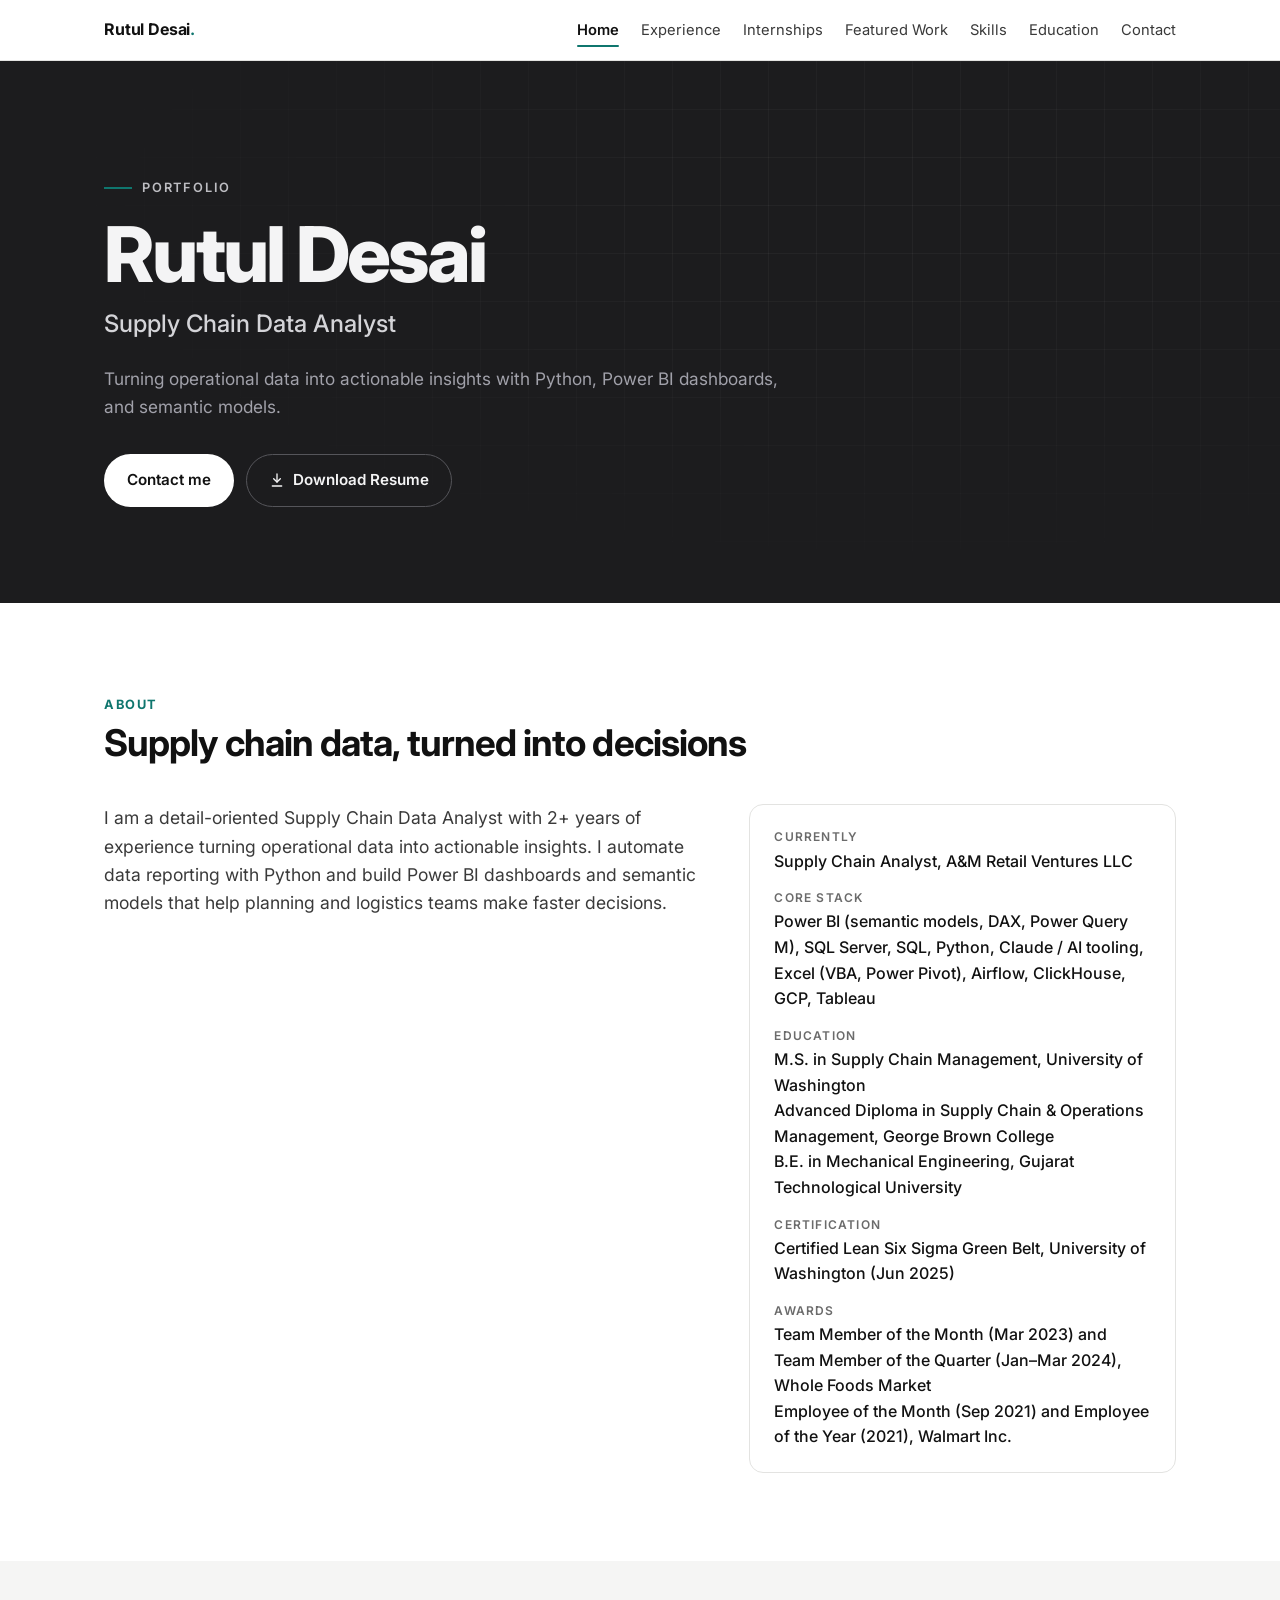
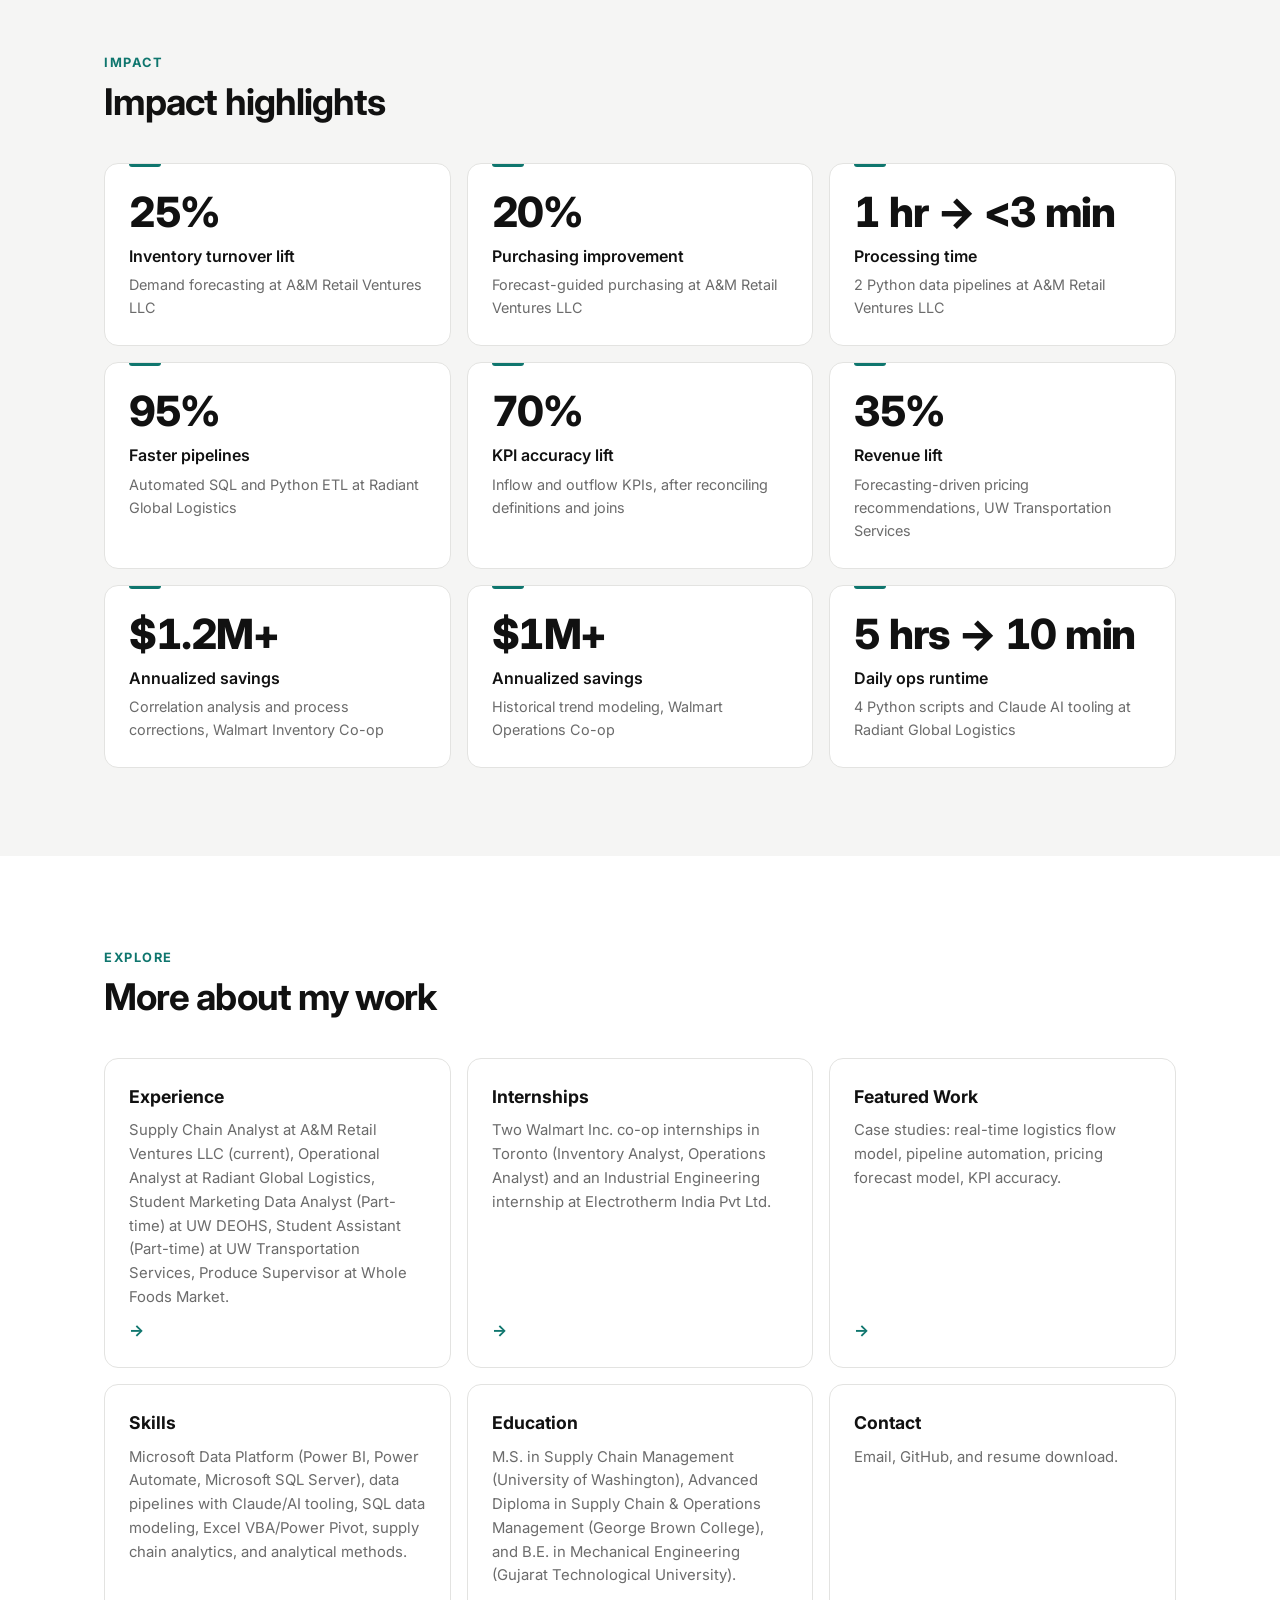
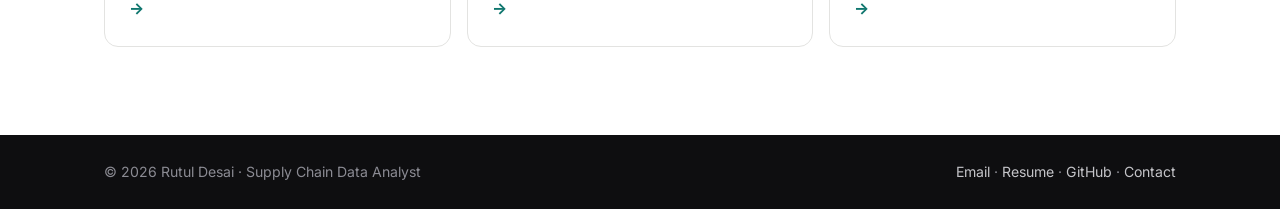
<file: index.html>
<!DOCTYPE html>
<html lang="en" class="no-js">
<head>
<meta charset="utf-8">
<meta name="viewport" content="width=device-width, initial-scale=1">
<title>Rutul Desai · Supply Chain Data Analyst</title>
<meta name="description" content="Rutul Desai, Supply Chain Data Analyst: automated data reporting with Python, plus Power BI dashboards and semantic models.">
<meta name="theme-color" content="#1c1c1e">
<script>document.documentElement.classList.remove('no-js');document.documentElement.classList.add('js');</script>
<link rel="preconnect" href="https://fonts.googleapis.com">
<link rel="preconnect" href="https://fonts.gstatic.com" crossorigin>
<link href="https://fonts.googleapis.com/css2?family=Inter:wght@400;500;600;700;800&display=swap" rel="stylesheet">
<link rel="stylesheet" href="styles.css">
</head>
<body>
<a class="skip" href="#main">Skip to content</a>
<header class="nav">
  <div class="container">
    <a class="brand" href="index.html">Rutul Desai<span>.</span></a>
    <button class="nav-toggle" type="button" aria-expanded="false" aria-controls="site-menu" aria-label="Open menu">
      <span class="bar" aria-hidden="true"></span><span class="bar" aria-hidden="true"></span><span class="bar" aria-hidden="true"></span>
    </button>
    <nav aria-label="Primary">
      <ul id="site-menu">
        <li><a href="index.html" aria-current="page" class="active">Home</a></li>
        <li><a href="experience.html">Experience</a></li>
        <li><a href="internships.html">Internships</a></li>
        <li><a href="projects.html">Featured Work</a></li>
        <li><a href="skills.html">Skills</a></li>
        <li><a href="education.html">Education</a></li>
        <li><a href="contact.html">Contact</a></li>
      </ul>
    </nav>
  </div>
</header>
<main id="main">
<section class="hero" aria-labelledby="hero-name">
  <div class="container">
    <!-- PLACEHOLDER: add a professional headshot here if desired, e.g.
         <img src="photo.jpg" alt="Portrait of Rutul Desai" width="160" height="160"> -->
    <span class="eyebrow">Portfolio</span>
    <h1 id="hero-name">Rutul Desai</h1>
    <p class="title">Supply Chain Data Analyst</p>
    <p class="value">Turning operational data into actionable insights with Python, Power BI dashboards, and semantic models.</p>
    <div class="btns">
      <a class="btn btn-primary" href="contact.html">Contact me</a>
      <a class="btn btn-ghost" href="resume.pdf" download="Rutul_Desai_Resume.pdf"><svg viewBox="0 0 24 24" fill="none" stroke="currentColor" stroke-width="2" stroke-linecap="round" stroke-linejoin="round" aria-hidden="true"><path d="M12 3v12"/><path d="m7 10 5 5 5-5"/><path d="M5 21h14"/></svg> Download Resume</a>
    </div>
  </div>
</section>

<section aria-labelledby="about-h">
  <div class="container">
    <div class="sec-head"><span class="num">About</span><h2 id="about-h">Supply chain data, turned into decisions</h2></div>
    <div class="about">
      <div>
        <p>I am a detail-oriented Supply Chain Data Analyst with 2+ years of experience turning operational data into actionable insights. I automate data reporting with Python and build Power BI dashboards and semantic models that help planning and logistics teams make faster decisions.</p>
      </div>
      <aside class="facts" aria-label="Quick facts">
        <dl>
          <div><dt>Currently</dt><dd>Supply Chain Analyst, A&amp;M Retail Ventures LLC</dd></div>
          <div><dt>Core stack</dt><dd>Power BI (semantic models, DAX, Power Query M), SQL Server, SQL, Python, Claude / AI tooling, Excel (VBA, Power Pivot), Airflow, ClickHouse, GCP, Tableau</dd></div>
          <div><dt>Education</dt><dd>M.S. in Supply Chain Management, University of Washington<br>Advanced Diploma in Supply Chain &amp; Operations Management, George Brown College<br>B.E. in Mechanical Engineering, Gujarat Technological University</dd></div>
          <div><dt>Certification</dt><dd>Certified Lean Six Sigma Green Belt, University of Washington (Jun 2025)</dd></div>
          <div><dt>Awards</dt><dd>Team Member of the Month (Mar 2023) and Team Member of the Quarter (Jan–Mar 2024), Whole Foods Market<br>Employee of the Month (Sep 2021) and Employee of the Year (2021), Walmart Inc.</dd></div>
        </dl>
      </aside>
    </div>
  </div>
</section>

<section class="alt" aria-labelledby="impact-h">
  <div class="container">
    <div class="sec-head"><span class="num">Impact</span><h2 id="impact-h">Impact highlights</h2></div>
    <ul class="metrics" role="list" style="list-style:none;margin:0;padding:0">
      <li class="metric"><div class="big">25%</div><div class="lbl">Inventory turnover lift</div><div class="ctx">Demand forecasting at A&amp;M Retail Ventures LLC</div></li>
      <li class="metric"><div class="big">20%</div><div class="lbl">Purchasing improvement</div><div class="ctx">Forecast-guided purchasing at A&amp;M Retail Ventures LLC</div></li>
      <li class="metric"><div class="big">1 hr → &lt;3 min</div><div class="lbl">Processing time</div><div class="ctx">2 Python data pipelines at A&amp;M Retail Ventures LLC</div></li>
      <li class="metric"><div class="big">95%</div><div class="lbl">Faster pipelines</div><div class="ctx">Automated SQL and Python ETL at Radiant Global Logistics</div></li>
      <li class="metric"><div class="big">70%</div><div class="lbl">KPI accuracy lift</div><div class="ctx">Inflow and outflow KPIs, after reconciling definitions and joins</div></li>
      <li class="metric"><div class="big">35%</div><div class="lbl">Revenue lift</div><div class="ctx">Forecasting-driven pricing recommendations, UW Transportation Services</div></li>
      <li class="metric"><div class="big">$1.2M+</div><div class="lbl">Annualized savings</div><div class="ctx">Correlation analysis and process corrections, Walmart Inventory Co-op</div></li>
      <li class="metric"><div class="big">$1M+</div><div class="lbl">Annualized savings</div><div class="ctx">Historical trend modeling, Walmart Operations Co-op</div></li>
      <li class="metric"><div class="big">5 hrs → 10 min</div><div class="lbl">Daily ops runtime</div><div class="ctx">4 Python scripts and Claude AI tooling at Radiant Global Logistics</div></li>
    </ul>
  </div>
</section>

<section aria-labelledby="explore-h">
  <div class="container">
    <div class="sec-head"><span class="num">Explore</span><h2 id="explore-h">More about my work</h2></div>
    <ul class="teasers" role="list">
      <li><a class="teaser" href="experience.html"><span class="t-title">Experience</span><span class="t-desc">Supply Chain Analyst at A&amp;M Retail Ventures LLC (current), Operational Analyst at Radiant Global Logistics, Student Marketing Data Analyst (Part-time) at UW DEOHS, Student Assistant (Part-time) at UW Transportation Services, Produce Supervisor at Whole Foods Market.</span><span class="t-arrow" aria-hidden="true">→</span></a></li>
      <li><a class="teaser" href="internships.html"><span class="t-title">Internships</span><span class="t-desc">Two Walmart Inc. co-op internships in Toronto (Inventory Analyst, Operations Analyst) and an Industrial Engineering internship at Electrotherm India Pvt Ltd.</span><span class="t-arrow" aria-hidden="true">→</span></a></li>
      <li><a class="teaser" href="projects.html"><span class="t-title">Featured Work</span><span class="t-desc">Case studies: real-time logistics flow model, pipeline automation, pricing forecast model, KPI accuracy.</span><span class="t-arrow" aria-hidden="true">→</span></a></li>
      <li><a class="teaser" href="skills.html"><span class="t-title">Skills</span><span class="t-desc">Microsoft Data Platform (Power BI, Power Automate, Microsoft SQL Server), data pipelines with Claude/AI tooling, SQL data modeling, Excel VBA/Power Pivot, supply chain analytics, and analytical methods.</span><span class="t-arrow" aria-hidden="true">→</span></a></li>
      <li><a class="teaser" href="education.html"><span class="t-title">Education</span><span class="t-desc">M.S. in Supply Chain Management (University of Washington), Advanced Diploma in Supply Chain &amp; Operations Management (George Brown College), and B.E. in Mechanical Engineering (Gujarat Technological University).</span><span class="t-arrow" aria-hidden="true">→</span></a></li>
      <li><a class="teaser" href="contact.html"><span class="t-title">Contact</span><span class="t-desc">Email, GitHub, and resume download.</span><span class="t-arrow" aria-hidden="true">→</span></a></li>
    </ul>
  </div>
</section>
</main>
<footer>
  <div class="container">
    <span>© 2026 Rutul Desai · Supply Chain Data Analyst</span>
    <span><a href="mailto:imrutul@gmail.com">Email</a> · <a href="resume.pdf" download="Rutul_Desai_Resume.pdf">Resume</a> · <a href="https://github.com/desairutul" rel="noopener">GitHub</a> · <a href="contact.html">Contact</a></span>
  </div>
</footer>
<script src="main.js" defer></script>
</body>
</html>
</file>
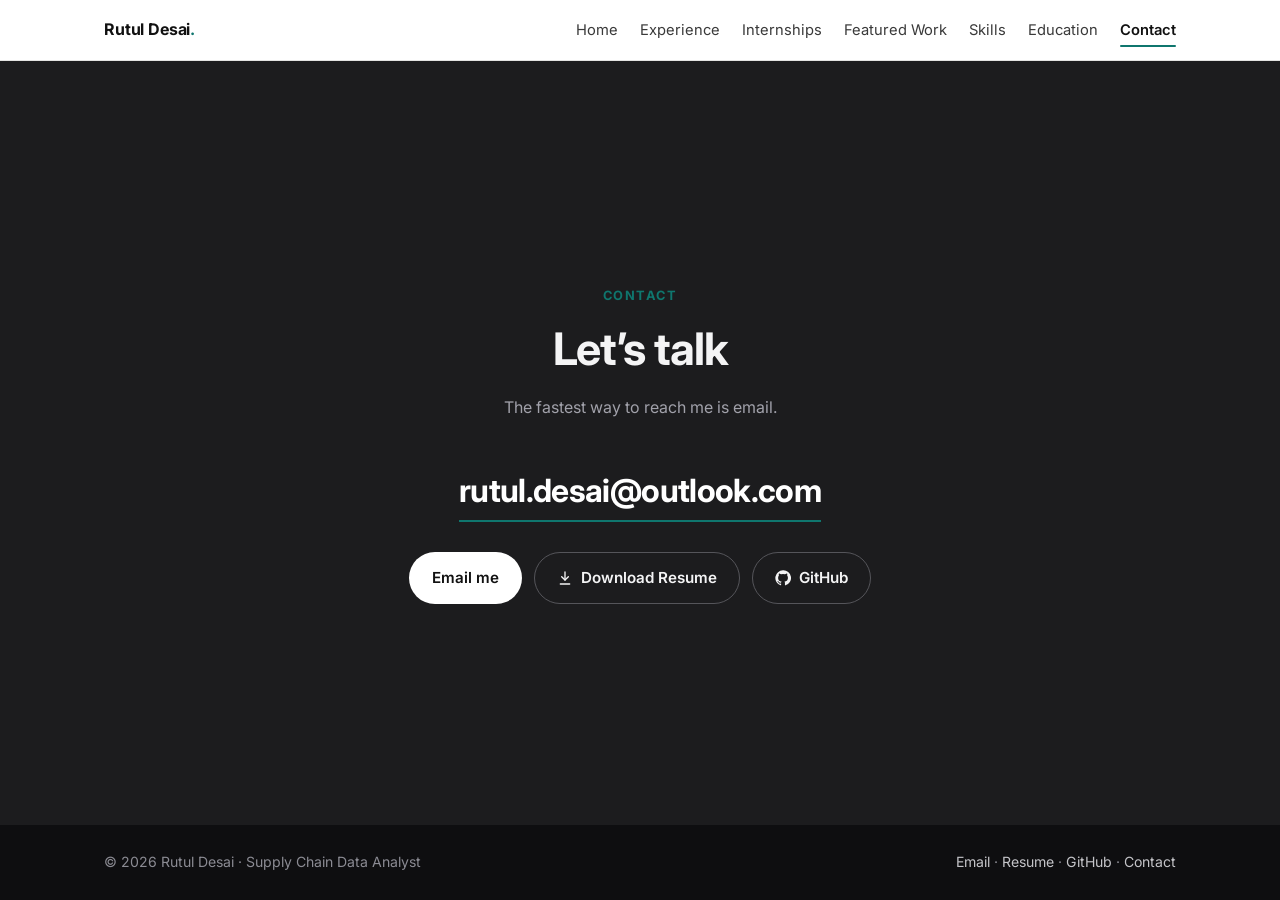
<file: contact.html>
<!DOCTYPE html>
<html lang="en" class="no-js">
<head>
<meta charset="utf-8">
<meta name="viewport" content="width=device-width, initial-scale=1">
<title>Contact · Rutul Desai</title>
<meta name="description" content="Contact Rutul Desai, Supply Chain Data Analyst: email, GitHub, and resume download.">
<meta name="theme-color" content="#1c1c1e">
<script>document.documentElement.classList.remove('no-js');document.documentElement.classList.add('js');</script>
<link rel="preconnect" href="https://fonts.googleapis.com">
<link rel="preconnect" href="https://fonts.gstatic.com" crossorigin>
<link href="https://fonts.googleapis.com/css2?family=Inter:wght@400;500;600;700;800&display=swap" rel="stylesheet">
<link rel="stylesheet" href="styles.css">
</head>
<body>
<a class="skip" href="#main">Skip to content</a>
<header class="nav">
  <div class="container">
    <a class="brand" href="index.html">Rutul Desai<span>.</span></a>
    <button class="nav-toggle" type="button" aria-expanded="false" aria-controls="site-menu" aria-label="Open menu">
      <span class="bar" aria-hidden="true"></span><span class="bar" aria-hidden="true"></span><span class="bar" aria-hidden="true"></span>
    </button>
    <nav aria-label="Primary">
      <ul id="site-menu">
        <li><a href="index.html">Home</a></li>
        <li><a href="experience.html">Experience</a></li>
        <li><a href="internships.html">Internships</a></li>
        <li><a href="projects.html">Featured Work</a></li>
        <li><a href="skills.html">Skills</a></li>
        <li><a href="education.html">Education</a></li>
        <li><a href="contact.html" aria-current="page" class="active">Contact</a></li>
      </ul>
    </nav>
  </div>
</header>
<main id="main">
<section class="contact contact-page" aria-labelledby="contact-h">
  <div class="container">
    <div class="sec-head"><span class="num">Contact</span><h1 id="contact-h">Let’s talk</h1><p>The fastest way to reach me is email.</p></div>
    <a class="mail" href="mailto:rutul.desai@outlook.com">rutul.desai@outlook.com</a>
    <div class="btns">
      <a class="btn btn-primary" href="mailto:rutul.desai@outlook.com">Email me</a>
      <a class="btn btn-ghost" href="resume.pdf" download="Rutul_Desai_Resume.pdf"><svg viewBox="0 0 24 24" fill="none" stroke="currentColor" stroke-width="2" stroke-linecap="round" stroke-linejoin="round" aria-hidden="true"><path d="M12 3v12"/><path d="m7 10 5 5 5-5"/><path d="M5 21h14"/></svg> Download Resume</a>
      <a class="btn btn-ghost" href="https://github.com/desairutul" rel="noopener"><svg viewBox="0 0 24 24" fill="currentColor" aria-hidden="true"><path d="M12 .5a11.5 11.5 0 0 0-3.64 22.41c.58.1.79-.25.79-.56v-2c-3.2.7-3.88-1.37-3.88-1.37-.52-1.33-1.28-1.69-1.28-1.69-1.05-.71.08-.7.08-.7 1.16.08 1.77 1.19 1.77 1.19 1.03 1.77 2.7 1.26 3.36.96.1-.75.4-1.26.73-1.55-2.55-.29-5.24-1.28-5.24-5.69 0-1.26.45-2.29 1.19-3.1-.12-.29-.52-1.46.11-3.05 0 0 .97-.31 3.17 1.18a11 11 0 0 1 5.77 0c2.2-1.49 3.17-1.18 3.17-1.18.63 1.59.23 2.76.11 3.05.74.81 1.19 1.84 1.19 3.1 0 4.42-2.69 5.39-5.26 5.68.41.36.78 1.06.78 2.14v3.17c0 .31.21.67.8.56A11.5 11.5 0 0 0 12 .5Z"/></svg> GitHub</a>
      <!-- PLACEHOLDER: LinkedIn  → <a class="btn btn-ghost" href="https://www.linkedin.com/in/YOUR-HANDLE" rel="noopener">LinkedIn</a> -->
    </div>
  </div>
</section>
</main>
<footer>
  <div class="container">
    <span>© 2026 Rutul Desai · Supply Chain Data Analyst</span>
    <span><a href="mailto:rutul.desai@outlook.com">Email</a> · <a href="resume.pdf" download="Rutul_Desai_Resume.pdf">Resume</a> · <a href="https://github.com/desairutul" rel="noopener">GitHub</a> · <a href="contact.html">Contact</a></span>
  </div>
</footer>
<script src="main.js" defer></script>
</body>
</html>
</file>
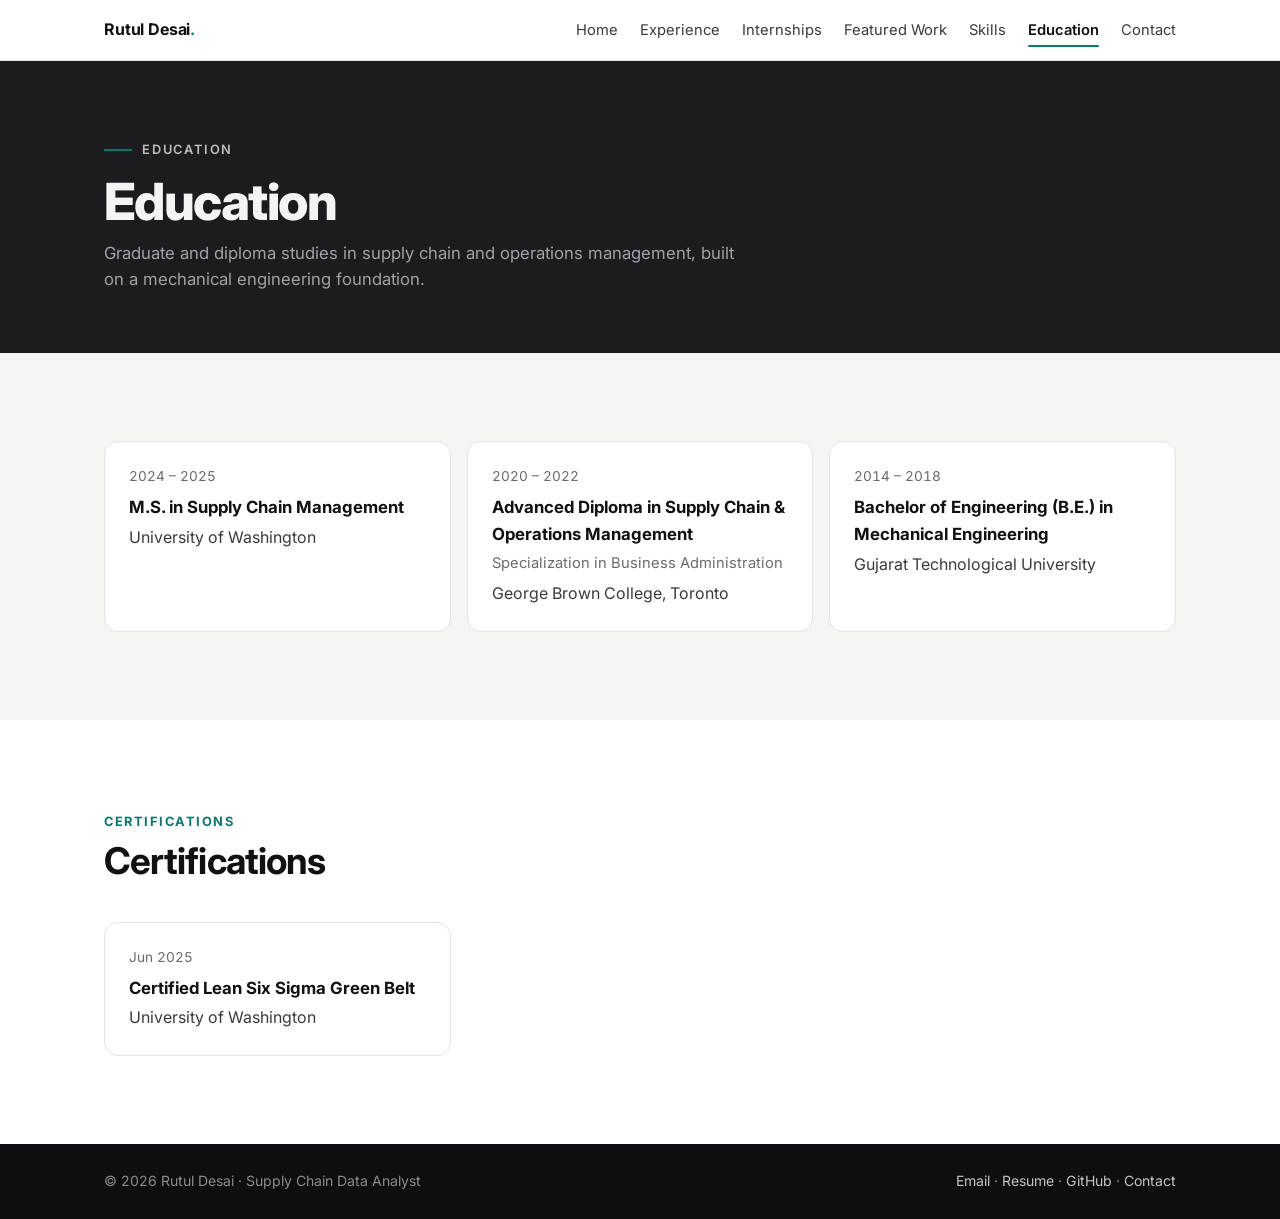
<file: education.html>
<!DOCTYPE html>
<html lang="en" class="no-js">
<head>
<meta charset="utf-8">
<meta name="viewport" content="width=device-width, initial-scale=1">
<title>Education · Rutul Desai</title>
<meta name="description" content="Education of Rutul Desai: M.S. in Supply Chain Management (University of Washington), Advanced Diploma in Supply Chain &amp; Operations Management (George Brown College), and B.E. in Mechanical Engineering (Gujarat Technological University); Certified Lean Six Sigma Green Belt (University of Washington).">
<meta name="theme-color" content="#1c1c1e">
<script>document.documentElement.classList.remove('no-js');document.documentElement.classList.add('js');</script>
<link rel="preconnect" href="https://fonts.googleapis.com">
<link rel="preconnect" href="https://fonts.gstatic.com" crossorigin>
<link href="https://fonts.googleapis.com/css2?family=Inter:wght@400;500;600;700;800&display=swap" rel="stylesheet">
<link rel="stylesheet" href="styles.css">
</head>
<body>
<a class="skip" href="#main">Skip to content</a>
<header class="nav">
  <div class="container">
    <a class="brand" href="index.html">Rutul Desai<span>.</span></a>
    <button class="nav-toggle" type="button" aria-expanded="false" aria-controls="site-menu" aria-label="Open menu">
      <span class="bar" aria-hidden="true"></span><span class="bar" aria-hidden="true"></span><span class="bar" aria-hidden="true"></span>
    </button>
    <nav aria-label="Primary">
      <ul id="site-menu">
        <li><a href="index.html">Home</a></li>
        <li><a href="experience.html">Experience</a></li>
        <li><a href="internships.html">Internships</a></li>
        <li><a href="projects.html">Featured Work</a></li>
        <li><a href="skills.html">Skills</a></li>
        <li><a href="education.html" aria-current="page" class="active">Education</a></li>
        <li><a href="contact.html">Contact</a></li>
      </ul>
    </nav>
  </div>
</header>
<main id="main">
<section class="page-hero" aria-labelledby="page-h">
  <div class="container">
    <span class="eyebrow">Education</span>
    <h1 id="page-h">Education</h1>
    <p class="lead">Graduate and diploma studies in supply chain and operations management, built on a mechanical engineering foundation.</p>
  </div>
</section>
<section class="alt" aria-label="Education">
  <div class="container">
<div class="edu">
      <article class="edu-card"><div class="yr">2024 – 2025</div><h3>M.S. in Supply Chain Management</h3><p>University of Washington</p></article>
      <article class="edu-card"><div class="yr">2020 – 2022</div><h3>Advanced Diploma in Supply Chain &amp; Operations Management</h3><p class="spec">Specialization in Business Administration</p><p>George Brown College, Toronto</p></article>
      <article class="edu-card"><div class="yr">2014 – 2018</div><h3>Bachelor of Engineering (B.E.) in Mechanical Engineering</h3><p>Gujarat Technological University</p></article>
    </div>
  </div>
</section>
<section aria-labelledby="cert-h">
  <div class="container">
    <div class="sec-head"><span class="num">Certifications</span><h2 id="cert-h">Certifications</h2></div>
    <div class="edu">
      <article class="edu-card"><div class="yr">Jun 2025</div><h3>Certified Lean Six Sigma Green Belt</h3><p>University of Washington</p></article>
    </div>
  </div>
</section>
</main>
<footer>
  <div class="container">
    <span>© 2026 Rutul Desai · Supply Chain Data Analyst</span>
    <span><a href="mailto:imrutul@gmail.com">Email</a> · <a href="resume.pdf" download="Rutul_Desai_Resume.pdf">Resume</a> · <a href="https://github.com/desairutul" rel="noopener">GitHub</a> · <a href="contact.html">Contact</a></span>
  </div>
</footer>
<script src="main.js" defer></script>
</body>
</html>
</file>
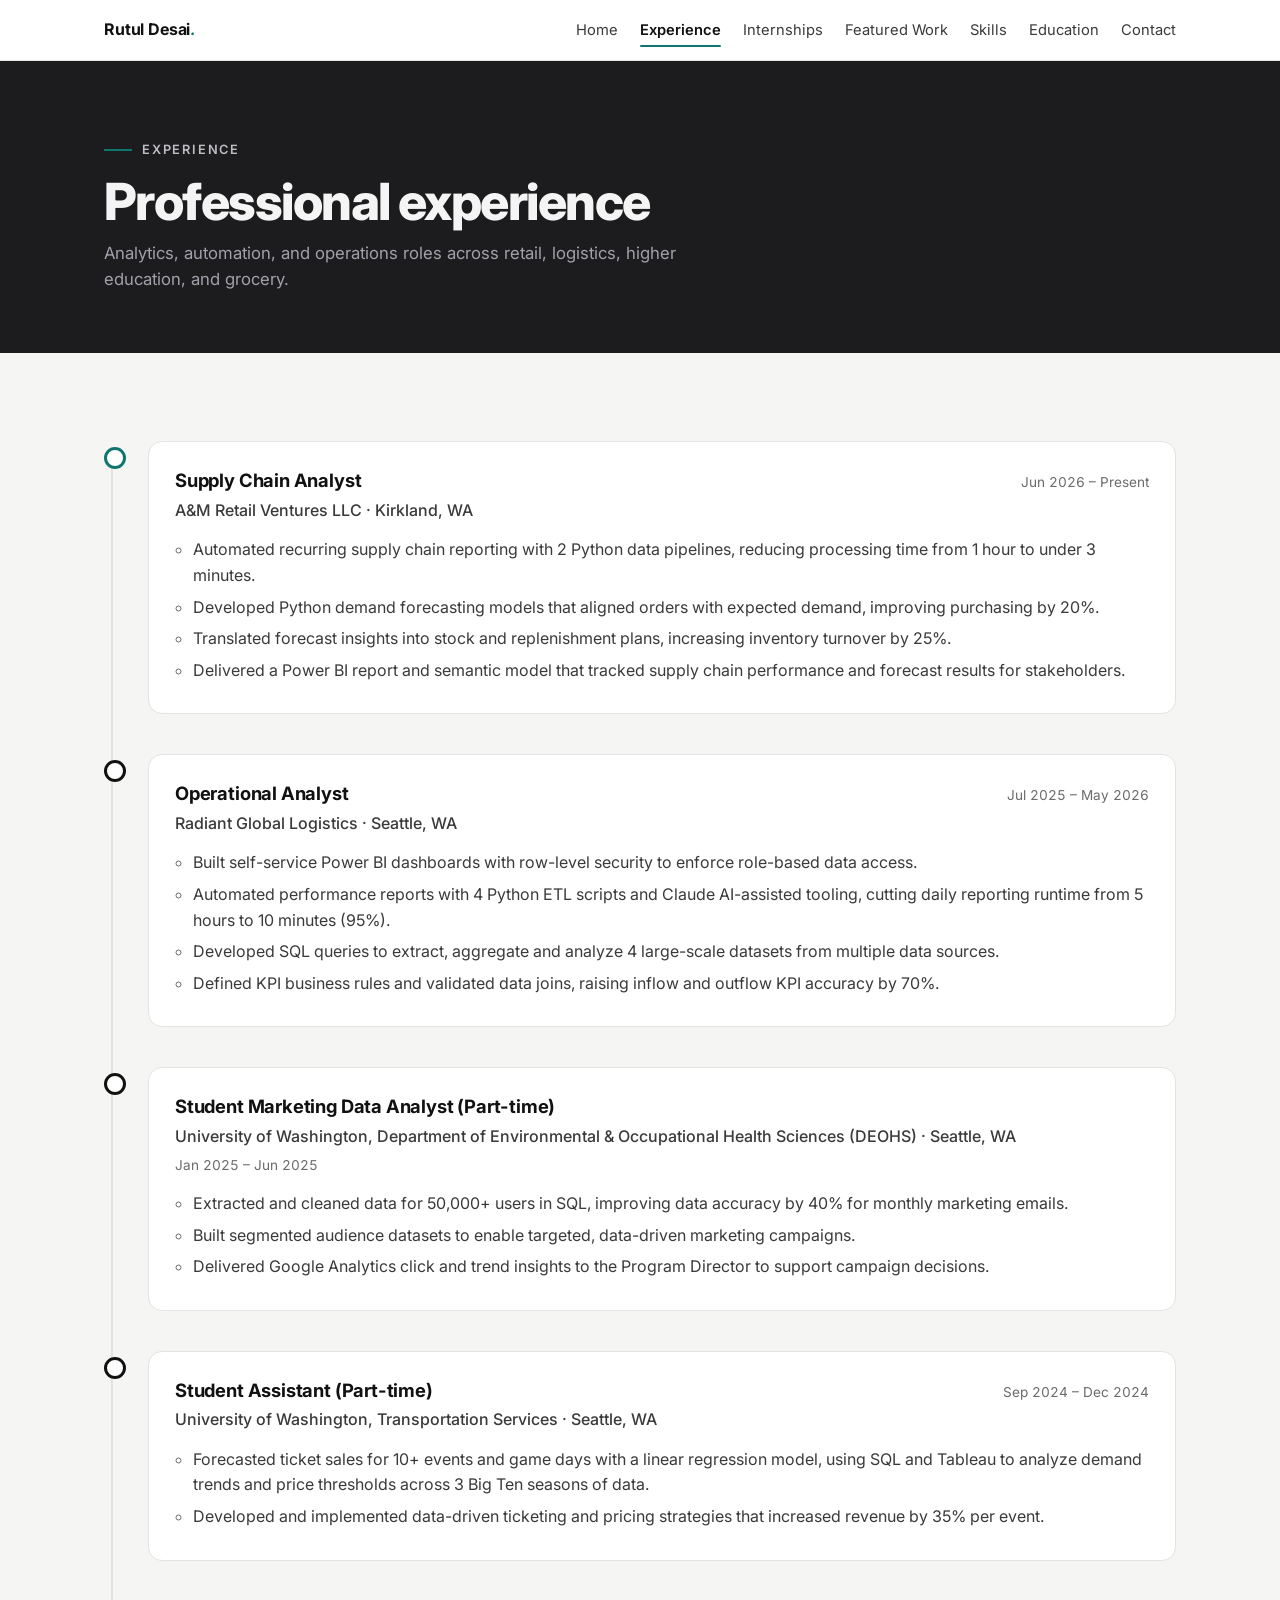
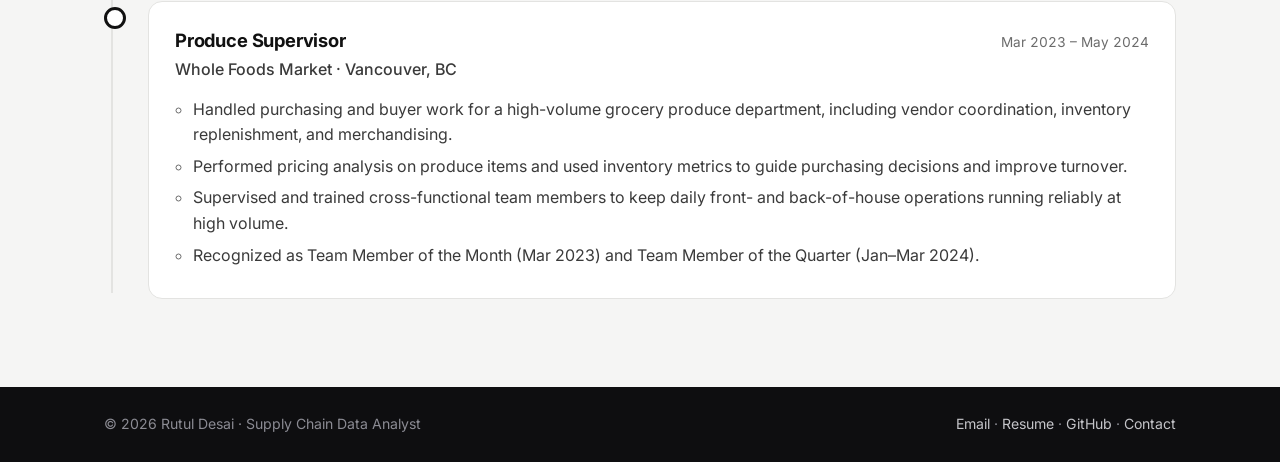
<file: experience.html>
<!DOCTYPE html>
<html lang="en" class="no-js">
<head>
<meta charset="utf-8">
<meta name="viewport" content="width=device-width, initial-scale=1">
<title>Experience · Rutul Desai</title>
<meta name="description" content="Professional experience of Rutul Desai: Supply Chain Analyst at A&amp;M Retail Ventures LLC (current), plus Radiant Global Logistics, University of Washington (DEOHS and Transportation Services), and Whole Foods Market.">
<meta name="theme-color" content="#1c1c1e">
<script>document.documentElement.classList.remove('no-js');document.documentElement.classList.add('js');</script>
<link rel="preconnect" href="https://fonts.googleapis.com">
<link rel="preconnect" href="https://fonts.gstatic.com" crossorigin>
<link href="https://fonts.googleapis.com/css2?family=Inter:wght@400;500;600;700;800&display=swap" rel="stylesheet">
<link rel="stylesheet" href="styles.css">
</head>
<body>
<a class="skip" href="#main">Skip to content</a>
<header class="nav">
  <div class="container">
    <a class="brand" href="index.html">Rutul Desai<span>.</span></a>
    <button class="nav-toggle" type="button" aria-expanded="false" aria-controls="site-menu" aria-label="Open menu">
      <span class="bar" aria-hidden="true"></span><span class="bar" aria-hidden="true"></span><span class="bar" aria-hidden="true"></span>
    </button>
    <nav aria-label="Primary">
      <ul id="site-menu">
        <li><a href="index.html">Home</a></li>
        <li><a href="experience.html" aria-current="page" class="active">Experience</a></li>
        <li><a href="internships.html">Internships</a></li>
        <li><a href="projects.html">Featured Work</a></li>
        <li><a href="skills.html">Skills</a></li>
        <li><a href="education.html">Education</a></li>
        <li><a href="contact.html">Contact</a></li>
      </ul>
    </nav>
  </div>
</header>
<main id="main">
<section class="page-hero" aria-labelledby="page-h">
  <div class="container">
    <span class="eyebrow">Experience</span>
    <h1 id="page-h">Professional experience</h1>
    <p class="lead">Analytics, automation, and operations roles across retail, logistics, higher education, and grocery.</p>
  </div>
</section>
<section class="alt" aria-label="Experience timeline">
  <div class="container">
<ol class="timeline">
      <li class="tl-item">
        <article class="tl-card">
          <div class="tl-top">
            <div><h3>Supply Chain Analyst</h3><div class="tl-org">A&amp;M Retail Ventures LLC · Kirkland, WA</div></div>
            <div class="tl-meta">Jun 2026 – Present</div>
          </div>
          <ul>
            <li>Automated recurring supply chain reporting with 2 Python data pipelines, reducing processing time from 1 hour to under 3 minutes.</li>
            <li>Developed Python demand forecasting models that aligned orders with expected demand, improving purchasing by 20%.</li>
            <li>Translated forecast insights into stock and replenishment plans, increasing inventory turnover by 25%.</li>
            <li>Delivered a Power BI report and semantic model that tracked supply chain performance and forecast results for stakeholders.</li>
          </ul>
        </article>
      </li>
      <li class="tl-item">
        <article class="tl-card">
          <div class="tl-top">
            <div><h3>Operational Analyst</h3><div class="tl-org">Radiant Global Logistics · Seattle, WA</div></div>
            <div class="tl-meta">Jul 2025 – May 2026</div>
          </div>
          <ul>
            <li>Built self-service Power BI dashboards with row-level security to enforce role-based data access.</li>
            <li>Automated performance reports with 4 Python ETL scripts and Claude AI-assisted tooling, cutting daily reporting runtime from 5 hours to 10 minutes (95%).</li>
            <li>Developed SQL queries to extract, aggregate and analyze 4 large-scale datasets from multiple data sources.</li>
            <li>Defined KPI business rules and validated data joins, raising inflow and outflow KPI accuracy by 70%.</li>
          </ul>
        </article>
      </li>
      <li class="tl-item">
        <article class="tl-card">
          <div class="tl-top">
            <div><h3>Student Marketing Data Analyst (Part-time)</h3><div class="tl-org">University of Washington, Department of Environmental &amp; Occupational Health Sciences (DEOHS) · Seattle, WA</div></div>
            <div class="tl-meta">Jan 2025 – Jun 2025</div>
          </div>
          <ul>
            <li>Extracted and cleaned data for 50,000+ users in SQL, improving data accuracy by 40% for monthly marketing emails.</li>
            <li>Built segmented audience datasets to enable targeted, data-driven marketing campaigns.</li>
            <li>Delivered Google Analytics click and trend insights to the Program Director to support campaign decisions.</li>
          </ul>
        </article>
      </li>
      <li class="tl-item">
        <article class="tl-card">
          <div class="tl-top">
            <div><h3>Student Assistant (Part-time)</h3><div class="tl-org">University of Washington, Transportation Services · Seattle, WA</div></div>
            <div class="tl-meta">Sep 2024 – Dec 2024</div>
          </div>
          <ul>
            <li>Forecasted ticket sales for 10+ events and game days with a linear regression model, using SQL and Tableau to analyze demand trends and price thresholds across 3 Big Ten seasons of data.</li>
            <li>Developed and implemented data-driven ticketing and pricing strategies that increased revenue by 35% per event.</li>
          </ul>
        </article>
      </li>
      <li class="tl-item">
        <article class="tl-card">
          <div class="tl-top">
            <div><h3>Produce Supervisor</h3><div class="tl-org">Whole Foods Market · Vancouver, BC</div></div>
            <div class="tl-meta">Mar 2023 – May 2024</div>
          </div>
          <ul>
            <li>Handled purchasing and buyer work for a high-volume grocery produce department, including vendor coordination, inventory replenishment, and merchandising.</li>
            <li>Performed pricing analysis on produce items and used inventory metrics to guide purchasing decisions and improve turnover.</li>
            <li>Supervised and trained cross-functional team members to keep daily front- and back-of-house operations running reliably at high volume.</li>
            <li>Recognized as Team Member of the Month (Mar 2023) and Team Member of the Quarter (Jan–Mar 2024).</li>
          </ul>
        </article>
      </li>
    </ol>
  </div>
</section>
</main>
<footer>
  <div class="container">
    <span>© 2026 Rutul Desai · Supply Chain Data Analyst</span>
    <span><a href="mailto:imrutul@gmail.com">Email</a> · <a href="resume.pdf" download="Rutul_Desai_Resume.pdf">Resume</a> · <a href="https://github.com/desairutul" rel="noopener">GitHub</a> · <a href="contact.html">Contact</a></span>
  </div>
</footer>
<script src="main.js" defer></script>
</body>
</html>
</file>
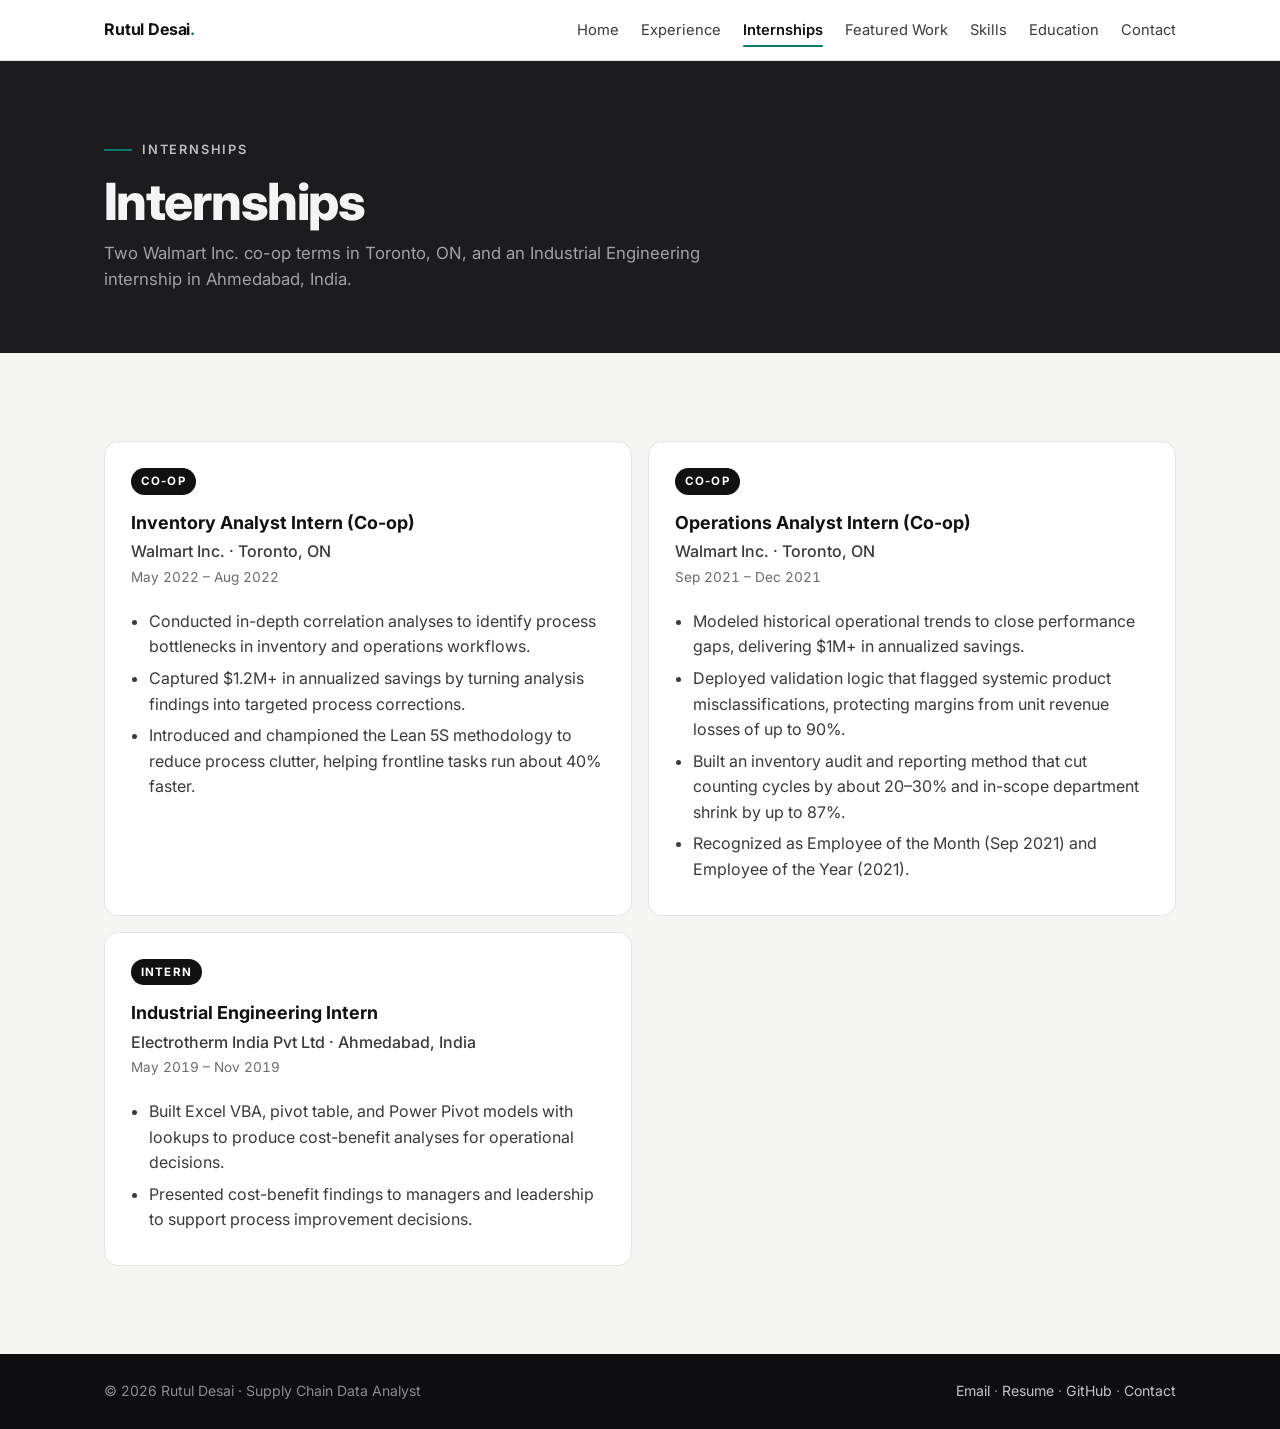
<file: internships.html>
<!DOCTYPE html>
<html lang="en" class="no-js">
<head>
<meta charset="utf-8">
<meta name="viewport" content="width=device-width, initial-scale=1">
<title>Internships · Rutul Desai</title>
<meta name="description" content="Internships of Rutul Desai: Walmart Inc. co-ops in Toronto and Industrial Engineering Intern at Electrotherm India Pvt Ltd.">
<meta name="theme-color" content="#1c1c1e">
<script>document.documentElement.classList.remove('no-js');document.documentElement.classList.add('js');</script>
<link rel="preconnect" href="https://fonts.googleapis.com">
<link rel="preconnect" href="https://fonts.gstatic.com" crossorigin>
<link href="https://fonts.googleapis.com/css2?family=Inter:wght@400;500;600;700;800&display=swap" rel="stylesheet">
<link rel="stylesheet" href="styles.css">
</head>
<body>
<a class="skip" href="#main">Skip to content</a>
<header class="nav">
  <div class="container">
    <a class="brand" href="index.html">Rutul Desai<span>.</span></a>
    <button class="nav-toggle" type="button" aria-expanded="false" aria-controls="site-menu" aria-label="Open menu">
      <span class="bar" aria-hidden="true"></span><span class="bar" aria-hidden="true"></span><span class="bar" aria-hidden="true"></span>
    </button>
    <nav aria-label="Primary">
      <ul id="site-menu">
        <li><a href="index.html">Home</a></li>
        <li><a href="experience.html">Experience</a></li>
        <li><a href="internships.html" aria-current="page" class="active">Internships</a></li>
        <li><a href="projects.html">Featured Work</a></li>
        <li><a href="skills.html">Skills</a></li>
        <li><a href="education.html">Education</a></li>
        <li><a href="contact.html">Contact</a></li>
      </ul>
    </nav>
  </div>
</header>
<main id="main">
<section class="page-hero" aria-labelledby="page-h">
  <div class="container">
    <span class="eyebrow">Internships</span>
    <h1 id="page-h">Internships</h1>
    <p class="lead">Two Walmart Inc. co-op terms in Toronto, ON, and an Industrial Engineering internship in Ahmedabad, India.</p>
  </div>
</section>
<section class="alt" aria-label="Internships">
  <div class="container">
<div class="interns">
      <article class="intern">
        <span class="badge">Co-op</span>
        <h3>Inventory Analyst Intern (Co-op)</h3>
        <div class="tl-org">Walmart Inc. · Toronto, ON</div>
        <div class="tl-meta">May 2022 – Aug 2022</div>
        <ul>
          <li>Conducted in-depth correlation analyses to identify process bottlenecks in inventory and operations workflows.</li>
          <li>Captured $1.2M+ in annualized savings by turning analysis findings into targeted process corrections.</li>
          <li>Introduced and championed the Lean 5S methodology to reduce process clutter, helping frontline tasks run about 40% faster.</li>
        </ul>
      </article>
      <article class="intern">
        <span class="badge">Co-op</span>
        <h3>Operations Analyst Intern (Co-op)</h3>
        <div class="tl-org">Walmart Inc. · Toronto, ON</div>
        <div class="tl-meta">Sep 2021 – Dec 2021</div>
        <ul>
          <li>Modeled historical operational trends to close performance gaps, delivering $1M+ in annualized savings.</li>
          <li>Deployed validation logic that flagged systemic product misclassifications, protecting margins from unit revenue losses of up to 90%.</li>
          <li>Built an inventory audit and reporting method that cut counting cycles by about 20–30% and in-scope department shrink by up to 87%.</li>
          <li>Recognized as Employee of the Month (Sep 2021) and Employee of the Year (2021).</li>
        </ul>
      </article>
      <article class="intern">
        <span class="badge">Intern</span>
        <h3>Industrial Engineering Intern</h3>
        <div class="tl-org">Electrotherm India Pvt Ltd · Ahmedabad, India</div>
        <div class="tl-meta">May 2019 – Nov 2019</div>
        <ul>
          <li>Built Excel VBA, pivot table, and Power Pivot models with lookups to produce cost-benefit analyses for operational decisions.</li>
          <li>Presented cost-benefit findings to managers and leadership to support process improvement decisions.</li>
        </ul>
      </article>
    </div>
  </div>
</section>
</main>
<footer>
  <div class="container">
    <span>© 2026 Rutul Desai · Supply Chain Data Analyst</span>
    <span><a href="mailto:imrutul@gmail.com">Email</a> · <a href="resume.pdf" download="Rutul_Desai_Resume.pdf">Resume</a> · <a href="https://github.com/desairutul" rel="noopener">GitHub</a> · <a href="contact.html">Contact</a></span>
  </div>
</footer>
<script src="main.js" defer></script>
</body>
</html>
</file>
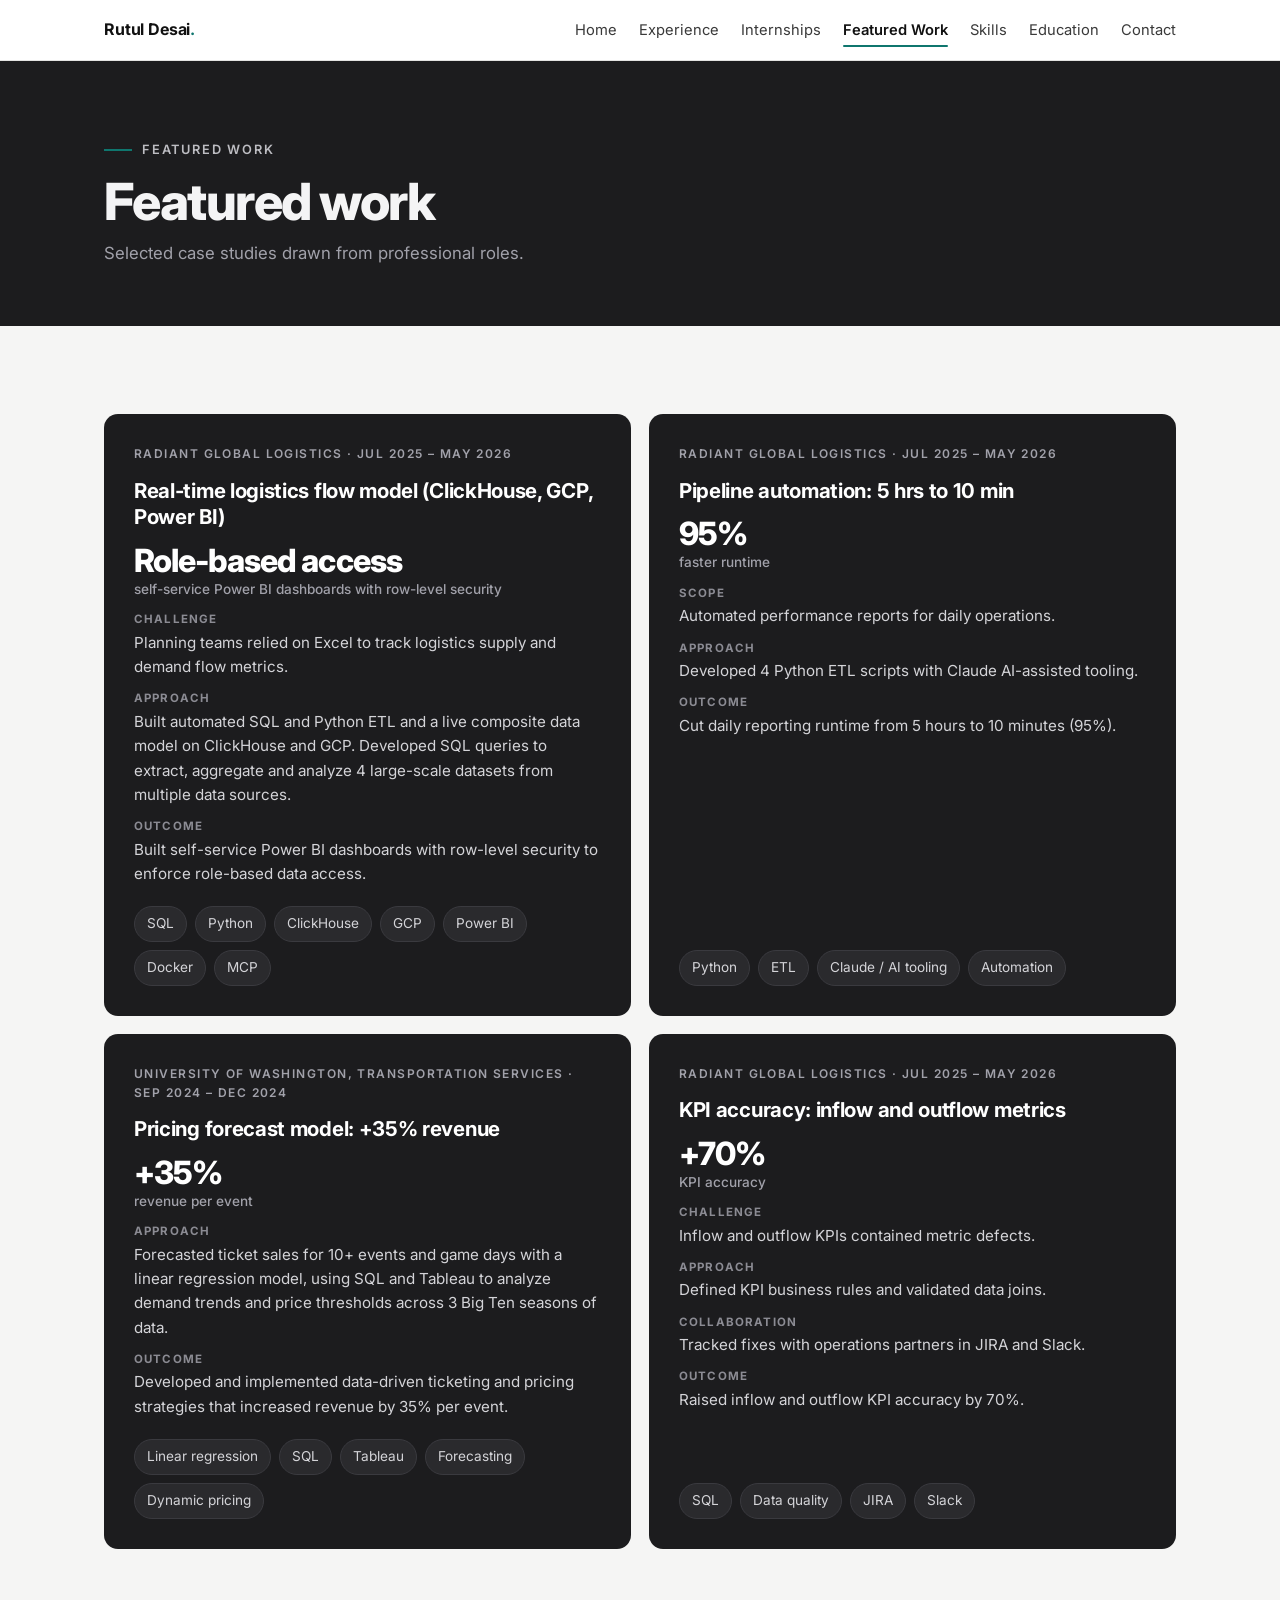
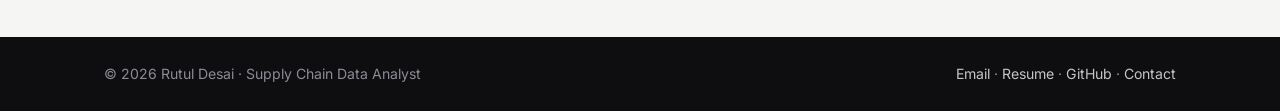
<file: projects.html>
<!DOCTYPE html>
<html lang="en" class="no-js">
<head>
<meta charset="utf-8">
<meta name="viewport" content="width=device-width, initial-scale=1">
<title>Featured Work · Rutul Desai</title>
<meta name="description" content="Featured work by Rutul Desai: real-time logistics flow model, pipeline automation, pricing forecast model, and KPI accuracy improvements.">
<meta name="theme-color" content="#1c1c1e">
<script>document.documentElement.classList.remove('no-js');document.documentElement.classList.add('js');</script>
<link rel="preconnect" href="https://fonts.googleapis.com">
<link rel="preconnect" href="https://fonts.gstatic.com" crossorigin>
<link href="https://fonts.googleapis.com/css2?family=Inter:wght@400;500;600;700;800&display=swap" rel="stylesheet">
<link rel="stylesheet" href="styles.css">
</head>
<body>
<a class="skip" href="#main">Skip to content</a>
<header class="nav">
  <div class="container">
    <a class="brand" href="index.html">Rutul Desai<span>.</span></a>
    <button class="nav-toggle" type="button" aria-expanded="false" aria-controls="site-menu" aria-label="Open menu">
      <span class="bar" aria-hidden="true"></span><span class="bar" aria-hidden="true"></span><span class="bar" aria-hidden="true"></span>
    </button>
    <nav aria-label="Primary">
      <ul id="site-menu">
        <li><a href="index.html">Home</a></li>
        <li><a href="experience.html">Experience</a></li>
        <li><a href="internships.html">Internships</a></li>
        <li><a href="projects.html" aria-current="page" class="active">Featured Work</a></li>
        <li><a href="skills.html">Skills</a></li>
        <li><a href="education.html">Education</a></li>
        <li><a href="contact.html">Contact</a></li>
      </ul>
    </nav>
  </div>
</header>
<main id="main">
<section class="page-hero" aria-labelledby="page-h">
  <div class="container">
    <span class="eyebrow">Featured Work</span>
    <h1 id="page-h">Featured work</h1>
    <p class="lead">Selected case studies drawn from professional roles.</p>
  </div>
</section>
<section class="alt" aria-label="Case studies">
  <div class="container">
    <!-- PLACEHOLDER: add project screenshots or dashboard images (with alt text) to these cards if you have shareable, non-confidential visuals. -->
    <div class="work">
      <article class="case">
        <span class="kicker">Radiant Global Logistics · Jul 2025 – May 2026</span>
        <h2 class="case-h">Real-time logistics flow model (ClickHouse, GCP, Power BI)</h2>
        <div class="result">Role-based access<small>self-service Power BI dashboards with row-level security</small></div>
        <dl>
          <div><dt>Challenge</dt><dd>Planning teams relied on Excel to track logistics supply and demand flow metrics.</dd></div>
          <div><dt>Approach</dt><dd>Built automated SQL and Python ETL and a live composite data model on ClickHouse and GCP. Developed SQL queries to extract, aggregate and analyze 4 large-scale datasets from multiple data sources.</dd></div>
          <div><dt>Outcome</dt><dd>Built self-service Power BI dashboards with row-level security to enforce role-based data access.</dd></div>
        </dl>
        <ul class="tags"><li>SQL</li><li>Python</li><li>ClickHouse</li><li>GCP</li><li>Power BI</li><li>Docker</li><li>MCP</li></ul>
      </article>
      <article class="case">
        <span class="kicker">Radiant Global Logistics · Jul 2025 – May 2026</span>
        <h2 class="case-h">Pipeline automation: 5 hrs to 10 min</h2>
        <div class="result">95%<small>faster runtime</small></div>
        <dl>
          <div><dt>Scope</dt><dd>Automated performance reports for daily operations.</dd></div>
          <div><dt>Approach</dt><dd>Developed 4 Python ETL scripts with Claude AI-assisted tooling.</dd></div>
          <div><dt>Outcome</dt><dd>Cut daily reporting runtime from 5 hours to 10 minutes (95%).</dd></div>
        </dl>
        <ul class="tags"><li>Python</li><li>ETL</li><li>Claude / AI tooling</li><li>Automation</li></ul>
      </article>
      <article class="case">
        <span class="kicker">University of Washington, Transportation Services · Sep 2024 – Dec 2024</span>
        <h2 class="case-h">Pricing forecast model: +35% revenue</h2>
        <div class="result">+35%<small>revenue per event</small></div>
        <dl>
          <div><dt>Approach</dt><dd>Forecasted ticket sales for 10+ events and game days with a linear regression model, using SQL and Tableau to analyze demand trends and price thresholds across 3 Big Ten seasons of data.</dd></div>
          <div><dt>Outcome</dt><dd>Developed and implemented data-driven ticketing and pricing strategies that increased revenue by 35% per event.</dd></div>
        </dl>
        <ul class="tags"><li>Linear regression</li><li>SQL</li><li>Tableau</li><li>Forecasting</li><li>Dynamic pricing</li></ul>
      </article>
      <article class="case">
        <span class="kicker">Radiant Global Logistics · Jul 2025 – May 2026</span>
        <h2 class="case-h">KPI accuracy: inflow and outflow metrics</h2>
        <div class="result">+70%<small>KPI accuracy</small></div>
        <dl>
          <div><dt>Challenge</dt><dd>Inflow and outflow KPIs contained metric defects.</dd></div>
          <div><dt>Approach</dt><dd>Defined KPI business rules and validated data joins.</dd></div>
          <div><dt>Collaboration</dt><dd>Tracked fixes with operations partners in JIRA and Slack.</dd></div>
          <div><dt>Outcome</dt><dd>Raised inflow and outflow KPI accuracy by 70%.</dd></div>
        </dl>
        <ul class="tags"><li>SQL</li><li>Data quality</li><li>JIRA</li><li>Slack</li></ul>
      </article>
    </div>
  </div>
</section>
</main>
<footer>
  <div class="container">
    <span>© 2026 Rutul Desai · Supply Chain Data Analyst</span>
    <span><a href="mailto:imrutul@gmail.com">Email</a> · <a href="resume.pdf" download="Rutul_Desai_Resume.pdf">Resume</a> · <a href="https://github.com/desairutul" rel="noopener">GitHub</a> · <a href="contact.html">Contact</a></span>
  </div>
</footer>
<script src="main.js" defer></script>
</body>
</html>
</file>
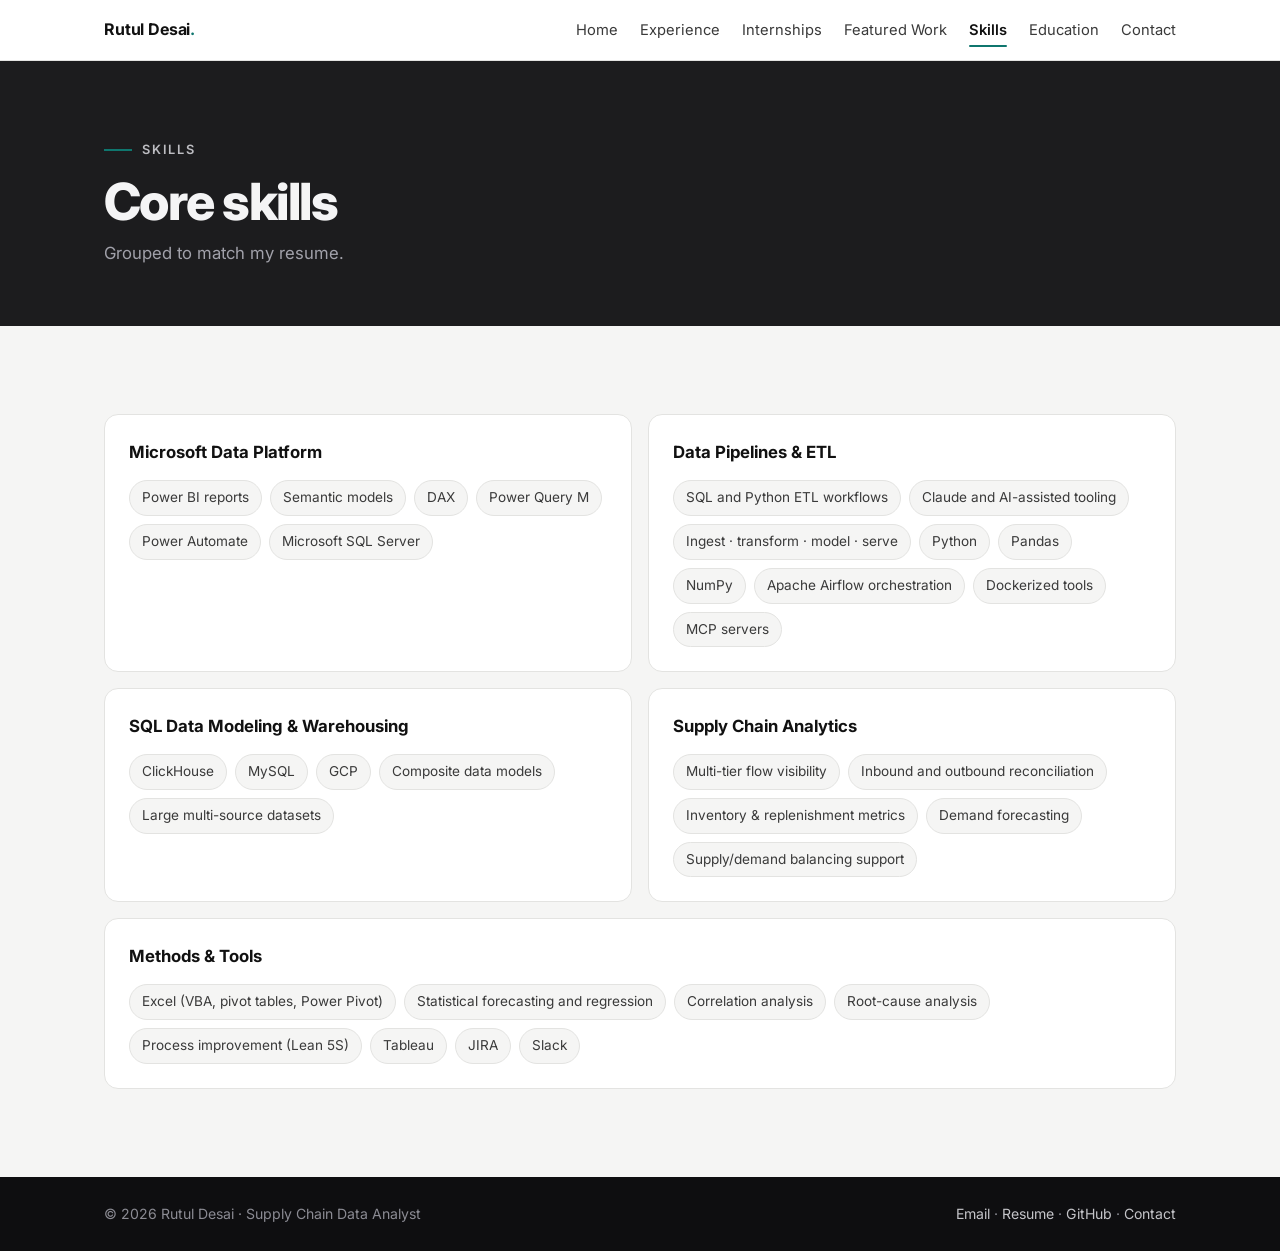
<file: skills.html>
<!DOCTYPE html>
<html lang="en" class="no-js">
<head>
<meta charset="utf-8">
<meta name="viewport" content="width=device-width, initial-scale=1">
<title>Skills · Rutul Desai</title>
<meta name="description" content="Core skills of Rutul Desai: Microsoft Data Platform (Power BI semantic models, DAX, Power Query M, Power Automate, Microsoft SQL Server), data pipelines with Claude/AI tooling, SQL data modeling, supply chain analytics, Excel VBA/Power Pivot, and analytical methods.">
<meta name="theme-color" content="#1c1c1e">
<script>document.documentElement.classList.remove('no-js');document.documentElement.classList.add('js');</script>
<link rel="preconnect" href="https://fonts.googleapis.com">
<link rel="preconnect" href="https://fonts.gstatic.com" crossorigin>
<link href="https://fonts.googleapis.com/css2?family=Inter:wght@400;500;600;700;800&display=swap" rel="stylesheet">
<link rel="stylesheet" href="styles.css">
</head>
<body>
<a class="skip" href="#main">Skip to content</a>
<header class="nav">
  <div class="container">
    <a class="brand" href="index.html">Rutul Desai<span>.</span></a>
    <button class="nav-toggle" type="button" aria-expanded="false" aria-controls="site-menu" aria-label="Open menu">
      <span class="bar" aria-hidden="true"></span><span class="bar" aria-hidden="true"></span><span class="bar" aria-hidden="true"></span>
    </button>
    <nav aria-label="Primary">
      <ul id="site-menu">
        <li><a href="index.html">Home</a></li>
        <li><a href="experience.html">Experience</a></li>
        <li><a href="internships.html">Internships</a></li>
        <li><a href="projects.html">Featured Work</a></li>
        <li><a href="skills.html" aria-current="page" class="active">Skills</a></li>
        <li><a href="education.html">Education</a></li>
        <li><a href="contact.html">Contact</a></li>
      </ul>
    </nav>
  </div>
</header>
<main id="main">
<section class="page-hero" aria-labelledby="page-h">
  <div class="container">
    <span class="eyebrow">Skills</span>
    <h1 id="page-h">Core skills</h1>
    <p class="lead">Grouped to match my resume.</p>
  </div>
</section>
<section class="alt" aria-label="Skill groups">
  <div class="container">
<div class="skills">
      <div class="skill">
        <h3>Microsoft Data Platform</h3>
        <ul class="tags"><li>Power BI reports</li><li>Semantic models</li><li>DAX</li><li>Power Query M</li><li>Power Automate</li><li>Microsoft SQL Server</li></ul>
      </div>
      <div class="skill">
        <h3>Data Pipelines &amp; ETL</h3>
        <ul class="tags"><li>SQL and Python ETL workflows</li><li>Claude and AI-assisted tooling</li><li>Ingest · transform · model · serve</li><li>Python</li><li>Pandas</li><li>NumPy</li><li>Apache Airflow orchestration</li><li>Dockerized tools</li><li>MCP servers</li></ul>
      </div>
      <div class="skill">
        <h3>SQL Data Modeling &amp; Warehousing</h3>
        <ul class="tags"><li>ClickHouse</li><li>MySQL</li><li>GCP</li><li>Composite data models</li><li>Large multi-source datasets</li></ul>
      </div>
      <div class="skill">
        <h3>Supply Chain Analytics</h3>
        <ul class="tags"><li>Multi-tier flow visibility</li><li>Inbound and outbound reconciliation</li><li>Inventory &amp; replenishment metrics</li><li>Demand forecasting</li><li>Supply/demand balancing support</li></ul>
      </div>
      <div class="skill wide">
        <h3>Methods &amp; Tools</h3>
        <ul class="tags"><li>Excel (VBA, pivot tables, Power Pivot)</li><li>Statistical forecasting and regression</li><li>Correlation analysis</li><li>Root-cause analysis</li><li>Process improvement (Lean 5S)</li><li>Tableau</li><li>JIRA</li><li>Slack</li></ul>
      </div>
    </div>
  </div>
</section>
</main>
<footer>
  <div class="container">
    <span>© 2026 Rutul Desai · Supply Chain Data Analyst</span>
    <span><a href="mailto:imrutul@gmail.com">Email</a> · <a href="resume.pdf" download="Rutul_Desai_Resume.pdf">Resume</a> · <a href="https://github.com/desairutul" rel="noopener">GitHub</a> · <a href="contact.html">Contact</a></span>
  </div>
</footer>
<script src="main.js" defer></script>
</body>
</html>
</file>
<file: styles.css>
:root{
  --bg:#ffffff;--bg-alt:#f5f5f4;--ink:#111111;--ink-2:#3a3a3a;--muted:#6b6b6b;
  --line:#e3e3e1;--graphite:#1c1c1e;--graphite-2:#2a2a2d;--accent:#0f766e;
  --radius:14px;--max:1120px;
  --font:"Inter",system-ui,-apple-system,"Segoe UI",Roboto,Helvetica,Arial,sans-serif;
}
*{box-sizing:border-box}
html{scroll-behavior:smooth;scroll-padding-top:72px}
body{min-height:100vh;display:flex;flex-direction:column}
main{flex:1}
@media (prefers-reduced-motion:reduce){html{scroll-behavior:auto}*{transition:none!important}}
body{margin:0;font-family:var(--font);color:var(--ink);background:var(--bg);line-height:1.6;font-size:16px;-webkit-font-smoothing:antialiased}
a{color:inherit}
img{max-width:100%}
.container{max-width:var(--max);margin:0 auto;padding:0 24px}
.skip{position:absolute;left:-9999px;top:8px;background:var(--ink);color:#fff;padding:8px 14px;border-radius:8px;z-index:100}
.skip:focus{left:8px}
:focus-visible{outline:2px solid var(--accent);outline-offset:3px;border-radius:4px}

/* Nav */
.nav{position:sticky;top:0;z-index:50;background:rgba(255,255,255,.88);backdrop-filter:saturate(1.4) blur(10px);-webkit-backdrop-filter:saturate(1.4) blur(10px);border-bottom:1px solid var(--line)}
.nav .container{display:flex;align-items:center;justify-content:space-between;height:60px;gap:16px}
.brand{font-weight:700;letter-spacing:-.01em;text-decoration:none}
.brand span{color:var(--accent)}
.nav ul{list-style:none;display:flex;gap:22px;margin:0;padding:0}
.nav ul a{text-decoration:none;font-size:.92rem;color:var(--ink-2)}
.nav ul a:hover{color:var(--ink)}

/* Hero */
.hero{background:var(--graphite);color:#f4f4f5;padding:110px 0 96px;position:relative;overflow:hidden}
.hero::after{content:"";position:absolute;inset:0;background-image:linear-gradient(rgba(255,255,255,.04) 1px,transparent 1px),linear-gradient(90deg,rgba(255,255,255,.04) 1px,transparent 1px);background-size:48px 48px;mask-image:radial-gradient(ellipse at 70% 30%,#000 10%,transparent 70%);-webkit-mask-image:radial-gradient(ellipse at 70% 30%,#000 10%,transparent 70%);pointer-events:none}
.hero .container{position:relative;z-index:1}
.eyebrow{display:inline-flex;align-items:center;gap:10px;font-size:.8rem;letter-spacing:.14em;text-transform:uppercase;color:#bdbdc2;font-weight:600}
.eyebrow::before{content:"";width:28px;height:2px;background:var(--accent)}
.hero h1{font-size:clamp(2.6rem,7vw,4.8rem);line-height:1.02;letter-spacing:-.035em;margin:18px 0 10px;font-weight:800}
.hero .title{font-size:clamp(1.15rem,2.4vw,1.5rem);color:#d4d4d8;margin:0 0 22px;font-weight:500}
.hero .value{max-width:680px;font-size:1.08rem;color:#a1a1aa;margin:0 0 34px}
.btns{display:flex;flex-wrap:wrap;gap:12px}
.btn{display:inline-flex;align-items:center;gap:8px;padding:13px 22px;border-radius:999px;font-weight:600;font-size:.95rem;text-decoration:none;border:1px solid transparent;transition:transform .15s ease,background .15s ease}
.btn:hover{transform:translateY(-1px)}
.btn-primary{background:#fff;color:var(--ink)}
.btn-primary:hover{background:#e7e7e5}
.btn-ghost{border-color:#55555a;color:#f4f4f5}
.btn-ghost:hover{background:var(--graphite-2)}
.btn svg{width:16px;height:16px}

/* Sections */
section{padding:88px 0}
section.alt{background:var(--bg-alt)}
.sec-head{margin-bottom:40px}
.sec-head .num{font-size:.8rem;font-weight:700;color:var(--accent);letter-spacing:.12em}
.sec-head h2{font-size:clamp(1.7rem,3.4vw,2.3rem);letter-spacing:-.025em;margin:6px 0 0;line-height:1.15}
.sec-head p{color:var(--muted);margin:10px 0 0;max-width:640px}

/* About */
.about{display:grid;grid-template-columns:1.4fr 1fr;gap:48px;align-items:start}
.about p{font-size:1.1rem;color:var(--ink-2);margin:0 0 16px}
.facts{border:1px solid var(--line);border-radius:var(--radius);padding:22px 24px;background:#fff}
.facts dl{margin:0;display:grid;gap:14px}
.facts dt{font-size:.75rem;text-transform:uppercase;letter-spacing:.1em;color:var(--muted);font-weight:600}
.facts dd{margin:2px 0 0;font-weight:500}
@media (max-width:820px){.about{grid-template-columns:1fr;gap:28px}}

/* Metrics */
.metrics{display:grid;grid-template-columns:repeat(3,1fr);gap:16px}
.metric{background:#fff;border:1px solid var(--line);border-radius:var(--radius);padding:26px 24px;position:relative}
.metric::before{content:"";position:absolute;left:24px;top:0;width:32px;height:3px;background:var(--accent);border-radius:0 0 3px 3px}
.metric .big{font-size:clamp(2rem,4vw,2.6rem);font-weight:800;letter-spacing:-.035em;line-height:1.1;font-variant-numeric:tabular-nums}
.metric .lbl{font-weight:600;margin-top:8px}
.metric .ctx{color:var(--muted);font-size:.9rem;margin-top:4px}
@media (max-width:900px){.metrics{grid-template-columns:repeat(2,1fr)}}
@media (max-width:520px){.metrics{grid-template-columns:1fr}}

/* Skills */
.skills{display:grid;grid-template-columns:repeat(2,1fr);gap:16px}
.skill{border:1px solid var(--line);border-radius:var(--radius);padding:24px;background:#fff}
.skill h3{margin:0 0 14px;font-size:1.05rem}
.tags{display:flex;flex-wrap:wrap;gap:8px;list-style:none;margin:0;padding:0}
.tags li{font-size:.85rem;padding:6px 12px;border-radius:999px;background:var(--bg-alt);border:1px solid var(--line);color:var(--ink-2)}
.skill.wide{grid-column:1/-1}
@media (max-width:760px){.skills{grid-template-columns:1fr}}

/* Timeline */
.timeline{list-style:none;margin:0;padding:0;position:relative}
.timeline::before{content:"";position:absolute;left:7px;top:6px;bottom:6px;width:2px;background:var(--line)}
.tl-item{position:relative;padding-left:44px;padding-bottom:40px}
.tl-item:last-child{padding-bottom:0}
.tl-item::before{content:"";position:absolute;left:0;top:6px;width:16px;height:16px;border-radius:50%;background:#fff;border:3px solid var(--ink)}
.tl-item:first-child::before{border-color:var(--accent)}
.tl-card{border:1px solid var(--line);border-radius:var(--radius);padding:24px 26px;background:#fff}
.tl-top{display:flex;flex-wrap:wrap;justify-content:space-between;gap:6px 18px;align-items:baseline}
.tl-top h3{margin:0;font-size:1.15rem;letter-spacing:-.01em}
.tl-org{color:var(--ink-2);font-weight:500;margin-top:2px}
.tl-meta{font-size:.85rem;color:var(--muted);font-variant-numeric:tabular-nums;white-space:nowrap}
.tl-card ul{margin:14px 0 0;padding-left:18px;color:var(--ink-2)}
.tl-card li{margin:6px 0}
.tl-card li::marker{color:var(--muted)}

/* Internships */
.interns{display:grid;grid-template-columns:repeat(2,1fr);gap:16px}
.intern{border:1px solid var(--line);border-radius:var(--radius);padding:26px;background:#fff;display:flex;flex-direction:column}
.badge{align-self:flex-start;font-size:.72rem;font-weight:700;letter-spacing:.1em;text-transform:uppercase;padding:4px 10px;border-radius:999px;background:var(--ink);color:#fff;margin-bottom:14px}
.intern h3{margin:0;font-size:1.12rem}
.intern .tl-org{margin-bottom:2px}
.intern ul{margin:14px 0 0;padding-left:18px;color:var(--ink-2)}
.intern li{margin:6px 0}
@media (max-width:820px){.interns{grid-template-columns:1fr}}

/* Featured work */
.work{display:grid;grid-template-columns:repeat(2,1fr);gap:18px}
.case{background:var(--graphite);color:#e4e4e7;border-radius:var(--radius);padding:30px;display:flex;flex-direction:column;gap:14px}
.case .kicker{font-size:.75rem;letter-spacing:.12em;text-transform:uppercase;color:#a1a1aa;font-weight:600}
.case h3{margin:0;font-size:1.28rem;color:#fff;letter-spacing:-.015em;line-height:1.3}
.case .result{font-size:2rem;font-weight:800;color:#fff;letter-spacing:-.03em;line-height:1}
.case .result small{display:block;font-size:.85rem;font-weight:500;color:#a1a1aa;letter-spacing:0;margin-top:6px}
.case dl{margin:0;display:grid;gap:10px}
.case dt{font-size:.72rem;letter-spacing:.1em;text-transform:uppercase;color:#8b8b93;font-weight:700}
.case dd{margin:2px 0 0;color:#d4d4d8;font-size:.95rem}
.case .tags{margin-top:auto;padding-top:6px}
.case .tags li{background:var(--graphite-2);border-color:#3a3a3f;color:#d4d4d8}
@media (max-width:820px){.work{grid-template-columns:1fr}}

/* Education */
.edu{display:grid;grid-template-columns:repeat(3,1fr);gap:16px}
.edu-card{border:1px solid var(--line);border-radius:var(--radius);padding:24px;background:#fff}
.edu-card .yr{font-size:.85rem;color:var(--muted);font-variant-numeric:tabular-nums}
.edu-card h3{margin:6px 0 4px;font-size:1.05rem}
.edu-card p{margin:0;color:var(--ink-2)}
@media (max-width:900px){.edu{grid-template-columns:1fr}}

/* Contact */
.contact{background:var(--graphite);color:#f4f4f5;text-align:center}
.contact .sec-head{margin-left:auto;margin-right:auto}
.contact .sec-head p{color:#a1a1aa;margin-left:auto;margin-right:auto}
.contact .mail{display:inline-block;font-size:clamp(1.25rem,4vw,2rem);font-weight:700;letter-spacing:-.02em;color:#fff;text-decoration:none;border-bottom:2px solid var(--accent);padding-bottom:4px;margin:4px 0 30px;word-break:break-all}
.contact .mail:hover{border-bottom-color:#fff}
.contact .btns{justify-content:center}

footer{background:#0e0e10;color:#8b8b93;font-size:.88rem;padding:26px 0}
footer .container{display:flex;flex-wrap:wrap;justify-content:space-between;gap:10px}
footer a{color:#c4c4c8;text-decoration:none}
footer a:hover{color:#fff}

/* Mobile refinements */
@media (max-width:560px){
  .container{padding:0 18px}
  section{padding:64px 0}
  .hero{padding:72px 0 64px}
  .timeline::before{left:5px}
  .tl-item{padding-left:26px;padding-bottom:24px}
  .tl-item::before{width:12px;height:12px;border-width:2px;top:8px}
  .tl-card,.intern,.case,.skill,.edu-card{padding:20px}
  .tl-card ul,.intern ul{padding-left:16px}
  .btns .btn{flex:1 1 auto;justify-content:center}
}

/* ===== Multi-page additions ===== */
.nav ul a{position:relative;padding:6px 0}
.nav ul a.active{color:var(--ink);font-weight:600}
.nav ul a.active::after{content:"";position:absolute;left:0;right:0;bottom:-2px;height:2px;background:var(--accent);border-radius:2px}
.nav-toggle{display:none;width:42px;height:42px;border:1px solid var(--line);border-radius:10px;background:#fff;cursor:pointer;flex-direction:column;align-items:center;justify-content:center;gap:4px;padding:0}
.nav-toggle .bar{display:block;width:18px;height:2px;background:var(--ink);border-radius:2px;transition:transform .2s ease,opacity .2s ease}
.nav-toggle[aria-expanded="true"] .bar:nth-child(1){transform:translateY(6px) rotate(45deg)}
.nav-toggle[aria-expanded="true"] .bar:nth-child(2){opacity:0}
.nav-toggle[aria-expanded="true"] .bar:nth-child(3){transform:translateY(-6px) rotate(-45deg)}
@media (max-width:900px){
  .js .nav-toggle{display:inline-flex}
  .js .nav nav{position:absolute;left:0;right:0;top:60px;background:#fff;border-bottom:1px solid var(--line);box-shadow:0 12px 24px rgba(0,0,0,.08);display:none}
  .js .nav.open nav{display:block}
  .js .nav ul{flex-direction:column;gap:0;padding:8px 18px 14px}
  .js .nav ul a{display:block;padding:13px 4px;font-size:1rem;border-bottom:1px solid var(--line)}
  .js .nav ul li:last-child a{border-bottom:0}
  .js .nav ul a.active::after{left:-14px;right:auto;top:12px;bottom:12px;width:3px;height:auto}
  /* No-JS fallback: links wrap under the brand */
  .no-js .nav .container{height:auto;flex-wrap:wrap;padding-top:12px;padding-bottom:10px}
  .no-js .nav ul{flex-wrap:wrap;gap:6px 16px}
}
.page-hero{background:var(--graphite);color:#f4f4f5;padding:72px 0 60px}
.page-hero h1{font-size:clamp(2.1rem,5vw,3.2rem);letter-spacing:-.03em;line-height:1.08;margin:14px 0 10px;font-weight:800}
.page-hero .lead{color:#a1a1aa;max-width:640px;margin:0;font-size:1.05rem}
.sec-head .num{text-transform:uppercase}
.teasers{list-style:none;margin:0;padding:0;display:grid;grid-template-columns:repeat(3,1fr);gap:16px}
.teaser{display:flex;flex-direction:column;gap:8px;height:100%;padding:24px;border:1px solid var(--line);border-radius:var(--radius);text-decoration:none;background:#fff;transition:border-color .15s ease,transform .15s ease}
.teaser:hover{border-color:var(--ink);transform:translateY(-2px)}
.t-title{font-weight:700;font-size:1.1rem}
.t-desc{color:var(--muted);font-size:.93rem;flex:1}
.t-arrow{color:var(--accent);font-weight:700}
@media (max-width:900px){.teasers{grid-template-columns:repeat(2,1fr)}}
@media (max-width:560px){.teasers{grid-template-columns:1fr}.page-hero{padding:56px 0 44px}}
.case-h{margin:0;font-size:1.28rem;color:#fff;letter-spacing:-.015em;line-height:1.3}
.contact-page{padding:110px 0}
.contact-page h1{font-size:clamp(2rem,4.5vw,2.8rem);letter-spacing:-.025em;margin:6px 0 0}
main:has(> .contact-page){background:var(--graphite);display:flex;align-items:center}
main:has(> .contact-page) > .contact-page{width:100%}
.edu-card .spec{color:var(--muted);font-size:.92rem;margin:0 0 6px}
</file>
